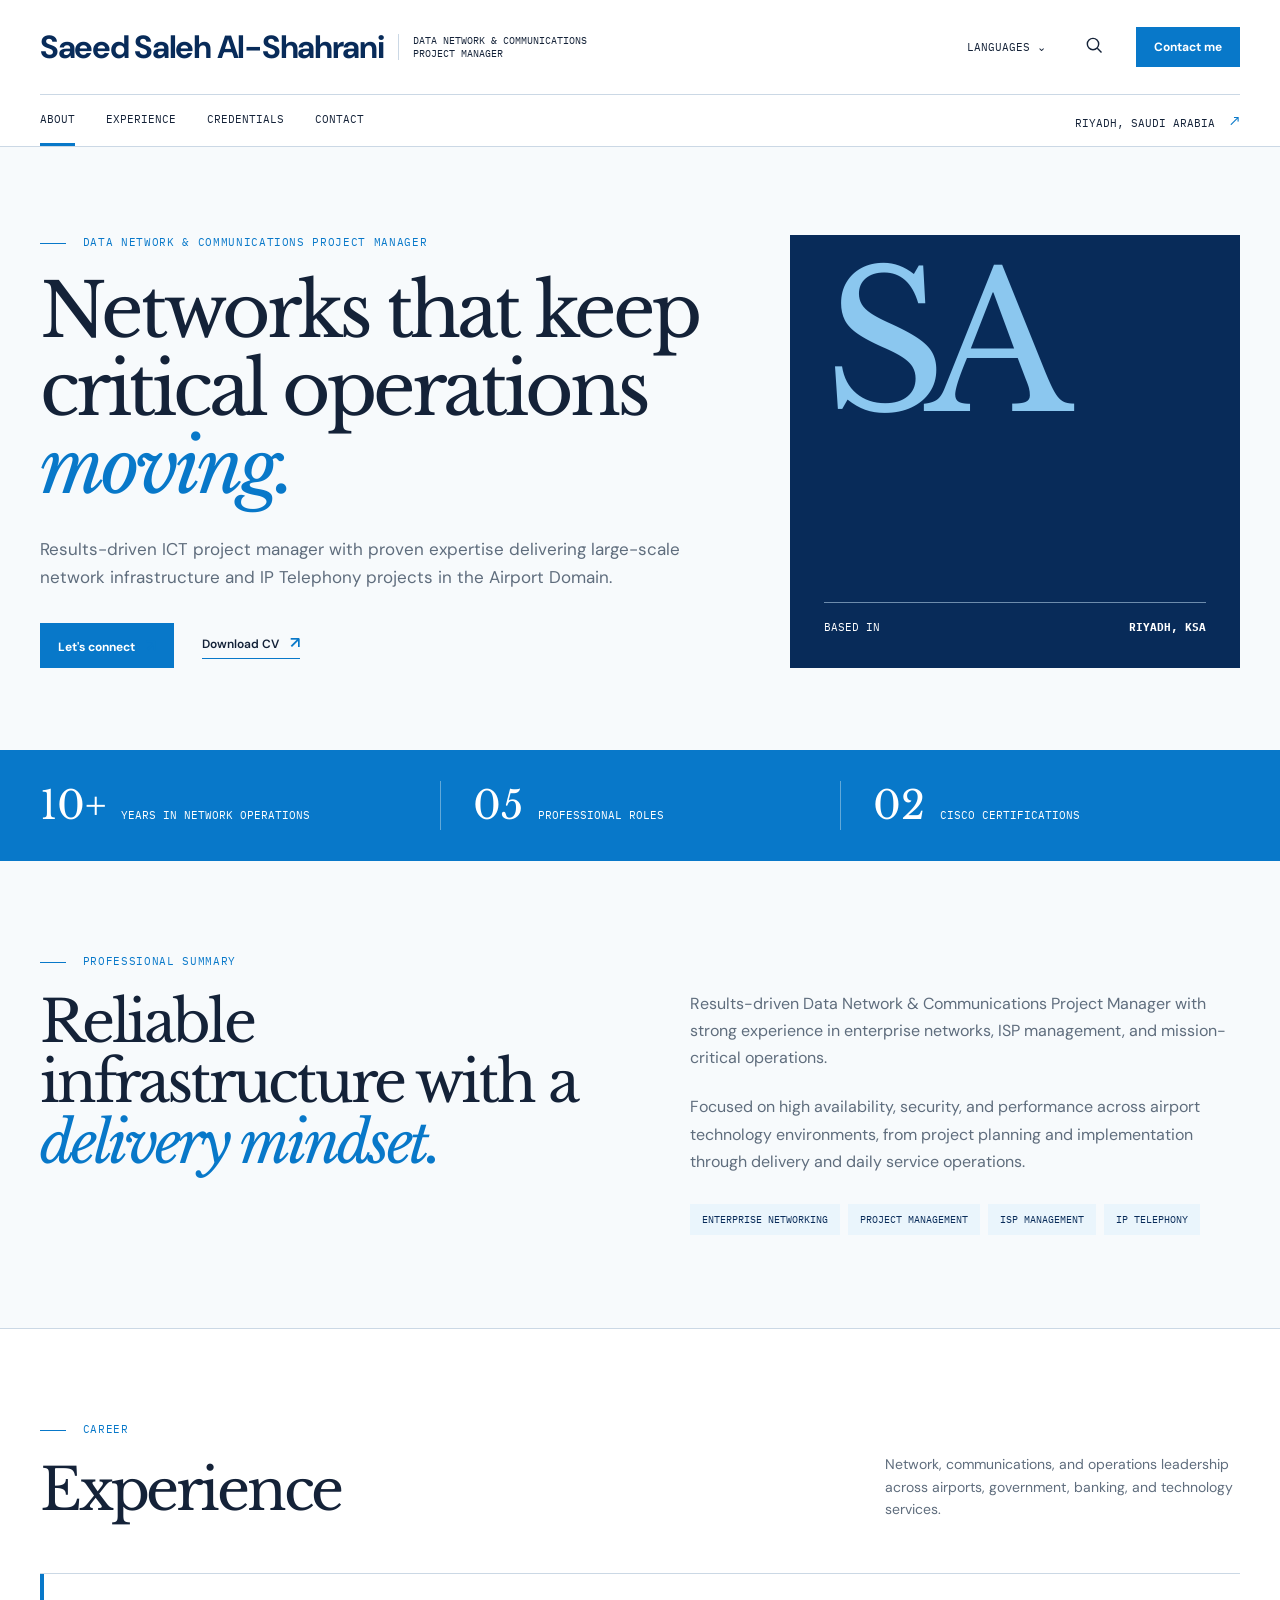
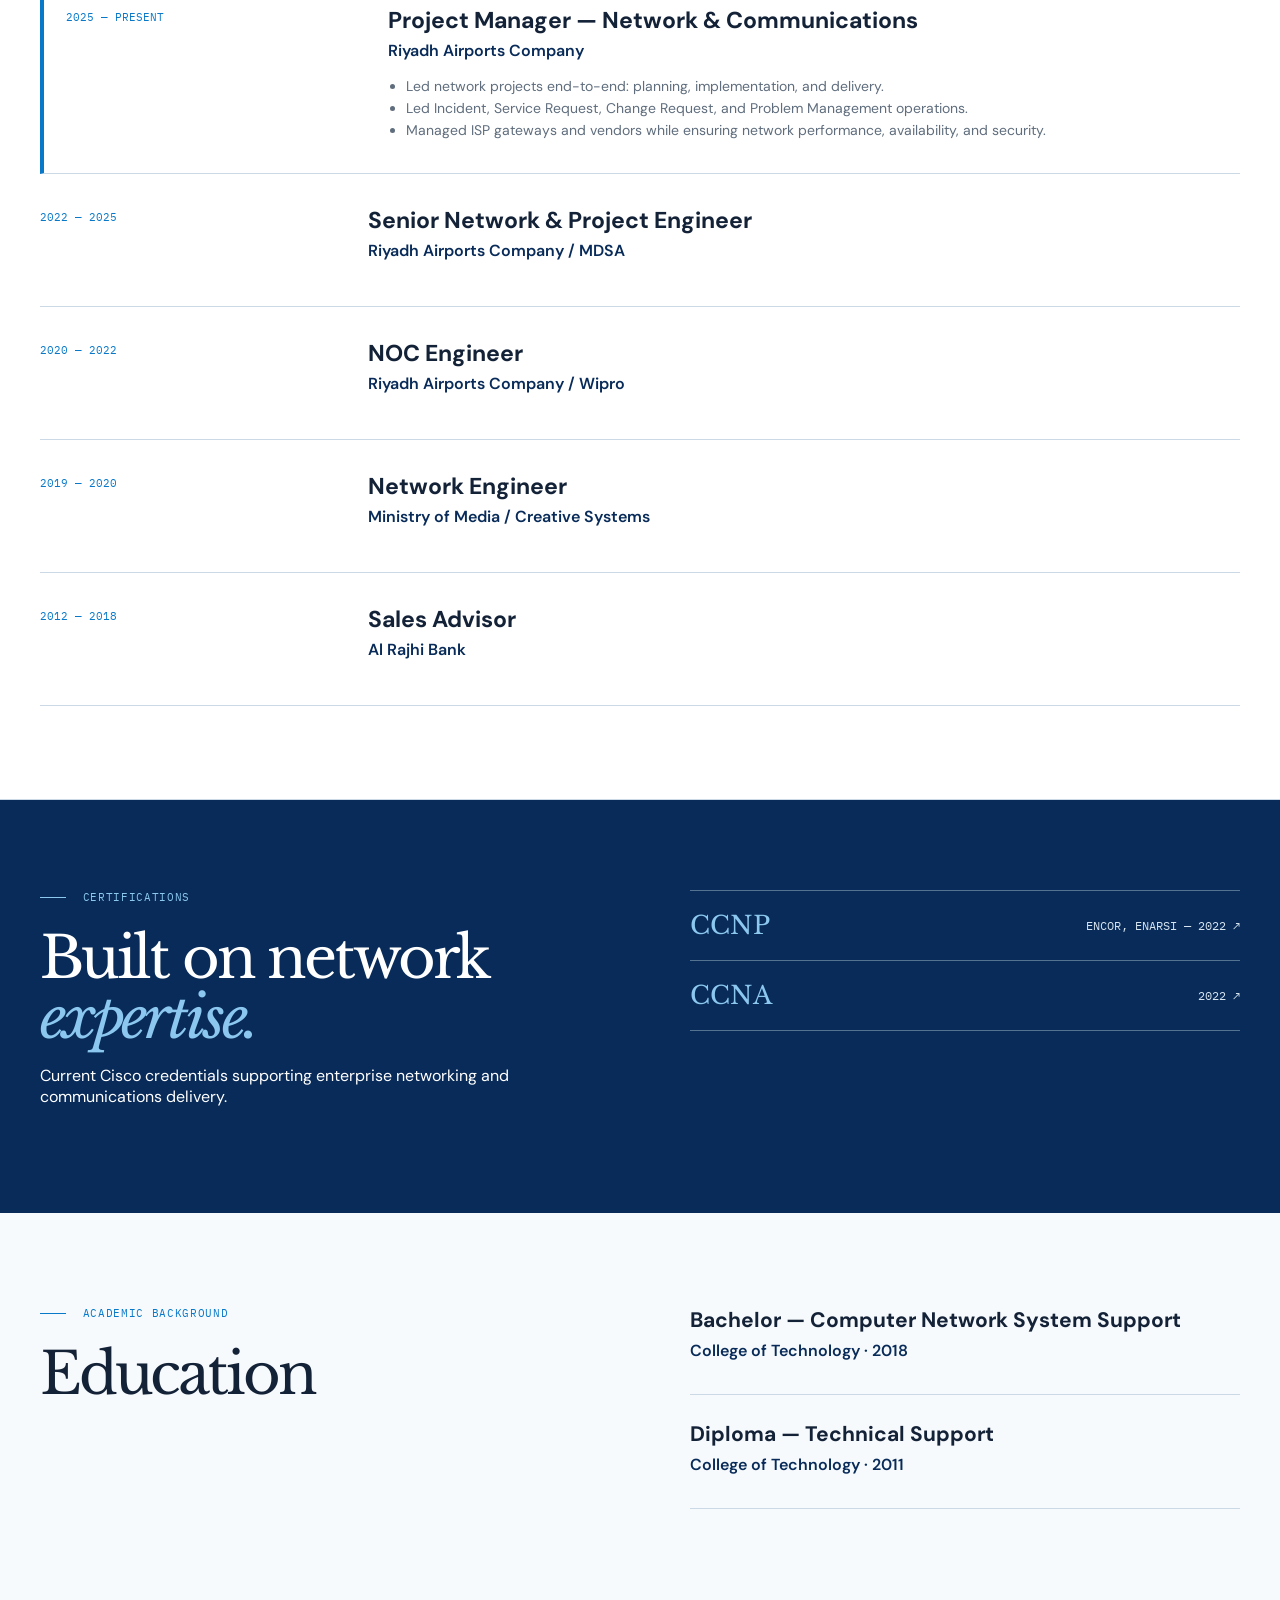
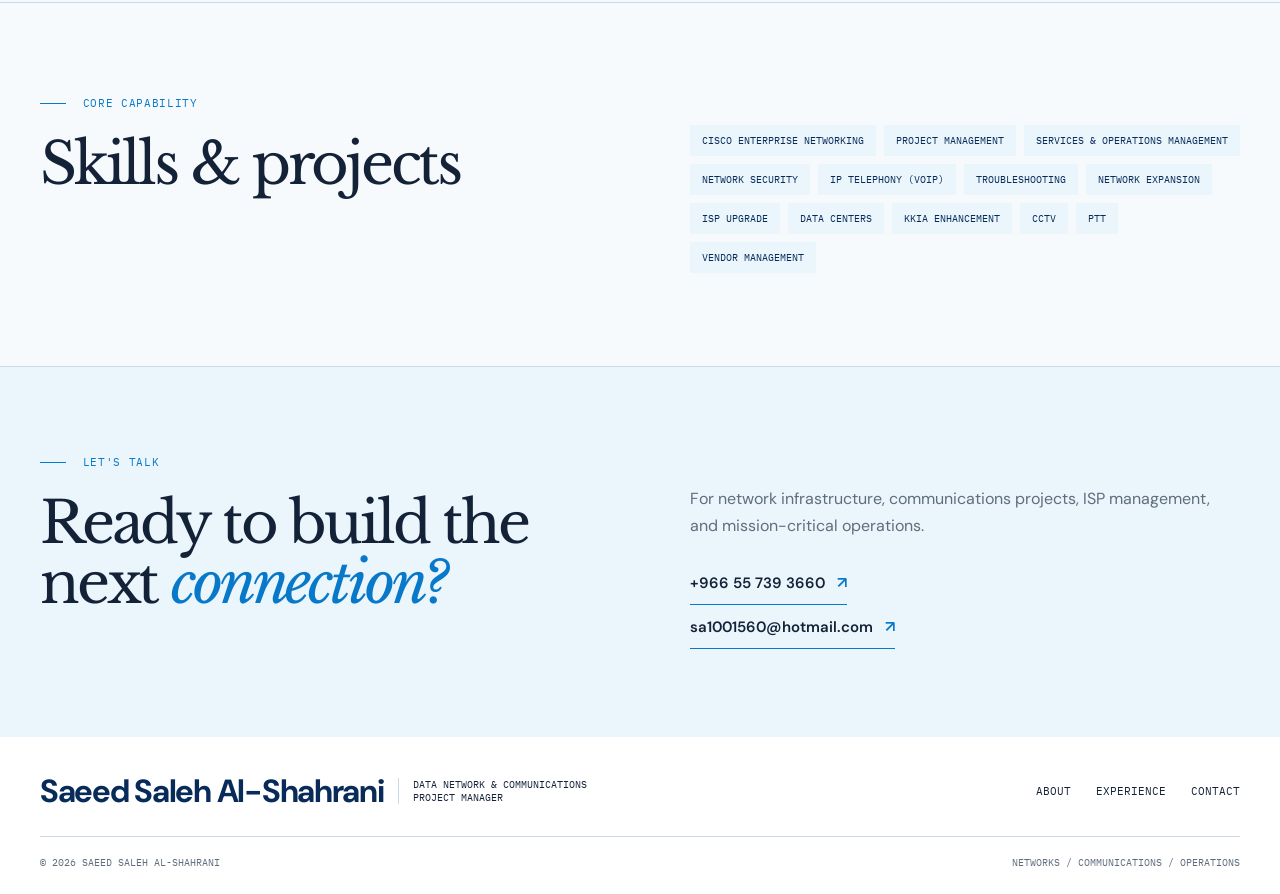
<file: saeed/index.html>
<!doctype html>
<html lang="en">
<head>
  <meta charset="utf-8">
  <meta name="viewport" content="width=device-width, initial-scale=1">
  <meta name="description" content="Saeed Saleh Al-Shahrani — Data Network & Communications Project Manager.">
  <title>Saeed Saleh Al-Shahrani | Network Project Manager</title>
  <link rel="preconnect" href="https://fonts.googleapis.com">
  <link rel="preconnect" href="https://fonts.gstatic.com" crossorigin>
  <link href="https://fonts.googleapis.com/css2?family=DM+Sans:wght@400;500;600;700&family=IBM+Plex+Mono:wght@400;500&family=Libre+Baskerville:ital@0;1&display=swap" rel="stylesheet">
  <link rel="stylesheet" href="styles.css">
  <style>.ey-wordmark{font-size:clamp(20px,3vw,32px);letter-spacing:-.04em;white-space:nowrap}@media(max-width:760px){.ey-wordmark{font-size:20px;white-space:normal}}html[dir="rtl"]{font-family:'DM Sans',sans-serif}html[dir="rtl"] body{text-align:right}html[dir="rtl"] .ey-logo,html[dir="rtl"] .utility-actions,html[dir="rtl"] .hero-actions,html[dir="rtl"] .hero-panel-caption,html[dir="rtl"] .footer-top,html[dir="rtl"] .footer-bottom{direction:rtl}html[dir="rtl"] .ey-tagline{border-left:0;border-right:1px solid var(--line);padding-left:0;padding-right:14px}html[dir="rtl"] .eyebrow span{margin-left:9px;margin-right:0}html[dir="rtl"] .hero-copy{padding-left:70px;padding-right:0}html[dir="rtl"] .timeline-item.current{border-left:0;border-right:4px solid var(--blue);padding-left:0;padding-right:22px}html[dir="rtl"] .timeline ul{padding-left:0;padding-right:18px}html[dir="rtl"] .credential-list span{text-align:left}html[dir="rtl"] .contact-email,html[dir="rtl"] .contact-link{margin-right:0;margin-left:auto}html[dir="rtl"] .search-field button{order:-1}@media(max-width:760px){html[dir="rtl"] .hero-copy{padding-left:0}.ey-wordmark{white-space:normal}}</style>
</head>
<body>
  <header class="site-header">
    <div class="utility-bar page-width">
      <a class="ey-logo" href="#top" aria-label="Saeed Saleh Al-Shahrani home"><span class="ey-wordmark">Saeed Saleh Al-Shahrani</span><span class="ey-tagline">Data Network &amp; Communications<br>Project Manager</span></a>
      <div class="utility-actions"><button class="region-label" type="button" aria-expanded="false" aria-controls="language-options" data-language-toggle>Languages <span class="chevron">⌄</span></button><button class="icon-button" type="button" aria-label="Search" data-search-toggle><svg viewBox="0 0 24 24" aria-hidden="true"><circle cx="10.8" cy="10.8" r="6.8"></circle><path d="m16 16 5 5"></path></svg></button><a class="contact-button" href="#contact">Contact me</a></div>
    </div>
    <nav class="main-nav page-width" aria-label="Main navigation"><button class="menu-toggle" type="button" aria-expanded="false" data-menu-toggle><span></span><span></span><span></span><em>Menu</em></button><div class="nav-links" data-nav-links><a class="active" href="#about">About</a><a href="#experience">Experience</a><a href="#credentials">Credentials</a><a href="#contact">Contact</a></div><span class="region-link">Riyadh, Saudi Arabia <span>↗</span></span></nav>
    <div class="language-options page-width" id="language-options" data-language-options><span>Select language</span><a class="active" href="#" data-language="en">English</a><a href="#" data-language="ar">العربية</a></div>
    <div class="search-panel page-width" data-search-panel><label for="site-search">Search this CV</label><div class="search-field"><input id="site-search" type="search" placeholder="Search experience, skills and projects"><button type="button">Search</button></div></div>
  </header>
  <main id="top">
    <section class="hero page-width" id="home"><div class="hero-copy"><p class="eyebrow"><span></span> Data Network &amp; Communications Project Manager</p><h1>Networks that keep critical operations <i>moving.</i></h1><p class="hero-deck">Results-driven ICT project manager with proven expertise delivering large-scale network infrastructure and IP Telephony projects in the Airport Domain.</p><div class="hero-actions"><a class="blue-button" href="#contact">Let's connect <span>↗</span></a><a class="text-link" href="../SaeedCV/SAEED CV2026.pdf" target="_blank" rel="noopener">Download CV <span>↗</span></a></div></div><div class="hero-panel"><div class="hero-initials">SA</div><div class="hero-panel-caption"><span>Based in</span><strong>Riyadh, KSA</strong></div></div></section>
    <section class="stats-band"><div class="page-width stats-grid"><div><strong>10+</strong><span>years in network operations</span></div><div><strong>05</strong><span>professional roles</span></div><div><strong>02</strong><span>Cisco certifications</span></div></div></section>
    <section class="cv-section" id="about"><div class="page-width profile-grid"><div><p class="eyebrow"><span></span> Professional Summary</p><h2>Reliable infrastructure with a <i>delivery mindset.</i></h2></div><div class="profile-copy"><p>Results-driven Data Network &amp; Communications Project Manager with strong experience in enterprise networks, ISP management, and mission-critical operations.</p><p>Focused on high availability, security, and performance across airport technology environments, from project planning and implementation through delivery and daily service operations.</p><div class="profile-tags"><span>Enterprise Networking</span><span>Project Management</span><span>ISP Management</span><span>IP Telephony</span></div></div></div></section>
    <section class="cv-section experience-section" id="experience"><div class="page-width"><div class="section-heading"><div><p class="eyebrow"><span></span> Career</p><h2>Experience</h2></div><p class="section-intro">Network, communications, and operations leadership across airports, government, banking, and technology services.</p></div><div class="timeline"><article class="timeline-item current"><div class="exp-period">2025 — Present</div><div><h3>Project Manager — Network &amp; Communications</h3><p class="exp-org">Riyadh Airports Company</p><ul><li>Led network projects end-to-end: planning, implementation, and delivery.</li><li>Led Incident, Service Request, Change Request, and Problem Management operations.</li><li>Managed ISP gateways and vendors while ensuring network performance, availability, and security.</li></ul></div></article><article class="timeline-item"><div class="exp-period">2022 — 2025</div><div><h3>Senior Network &amp; Project Engineer</h3><p class="exp-org">Riyadh Airports Company / MDSA</p></div></article><article class="timeline-item"><div class="exp-period">2020 — 2022</div><div><h3>NOC Engineer</h3><p class="exp-org">Riyadh Airports Company / Wipro</p></div></article><article class="timeline-item"><div class="exp-period">2019 — 2020</div><div><h3>Network Engineer</h3><p class="exp-org">Ministry of Media / Creative Systems</p></div></article><article class="timeline-item"><div class="exp-period">2012 — 2018</div><div><h3>Sales Advisor</h3><p class="exp-org">Al Rajhi Bank</p></div></article></div></div></section>
    <section class="blue-section" id="credentials"><div class="page-width credentials-grid"><div><p class="eyebrow"><span></span> Certifications</p><h2>Built on network <i>expertise.</i></h2><p>Current Cisco credentials supporting enterprise networking and communications delivery.</p></div><div class="credential-list"><a href="#skills"><strong>CCNP</strong><span>ENCOR, ENARSI — 2022 ↗</span></a><a href="#skills"><strong>CCNA</strong><span>2022 ↗</span></a></div></div></section>
    <section class="cv-section education-section"><div class="page-width two-column"><div><p class="eyebrow"><span></span> Academic background</p><h2>Education</h2></div><div><article class="edu-item"><h3>Bachelor — Computer Network System Support</h3><p>College of Technology · 2018</p></article><article class="edu-item"><h3>Diploma — Technical Support</h3><p>College of Technology · 2011</p></article></div></div></section>
    <section class="cv-section skills-section" id="skills"><div class="page-width two-column"><div><p class="eyebrow"><span></span> Core capability</p><h2>Skills &amp; projects</h2></div><div class="profile-tags"><span>Cisco Enterprise Networking</span><span>Project Management</span><span>Services &amp; Operations Management</span><span>Network Security</span><span>IP Telephony (VoIP)</span><span>Troubleshooting</span><span>Network Expansion</span><span>ISP Upgrade</span><span>Data Centers</span><span>KKIA Enhancement</span><span>CCTV</span><span>PTT</span><span>Vendor Management</span></div></div></section>
    <section class="contact-section" id="contact"><div class="page-width contact-grid"><div><p class="eyebrow"><span></span> Let's talk</p><h2>Ready to build the next <i>connection?</i></h2></div><div><p>For network infrastructure, communications projects, ISP management, and mission-critical operations.</p><a class="contact-email" href="tel:+966557393660">+966 55 739 3660 <span>↗</span></a><a class="contact-link" href="mailto:sa1001560@hotmail.com">sa1001560@hotmail.com <span>↗</span></a></div></div></section>
  </main>
  <footer class="site-footer"><div class="page-width footer-top"><a class="ey-logo" href="#top"><span class="ey-wordmark">Saeed Saleh Al-Shahrani</span><span class="ey-tagline">Data Network &amp; Communications<br>Project Manager</span></a><div class="footer-links"><a href="#about">About</a><a href="#experience">Experience</a><a href="#contact">Contact</a></div></div><div class="page-width footer-bottom"><span>© 2026 Saeed Saleh Al-Shahrani</span><span>NETWORKS / COMMUNICATIONS / OPERATIONS</span></div></footer>
  <script src="script.js"></script>
</body>
</html>
</file>
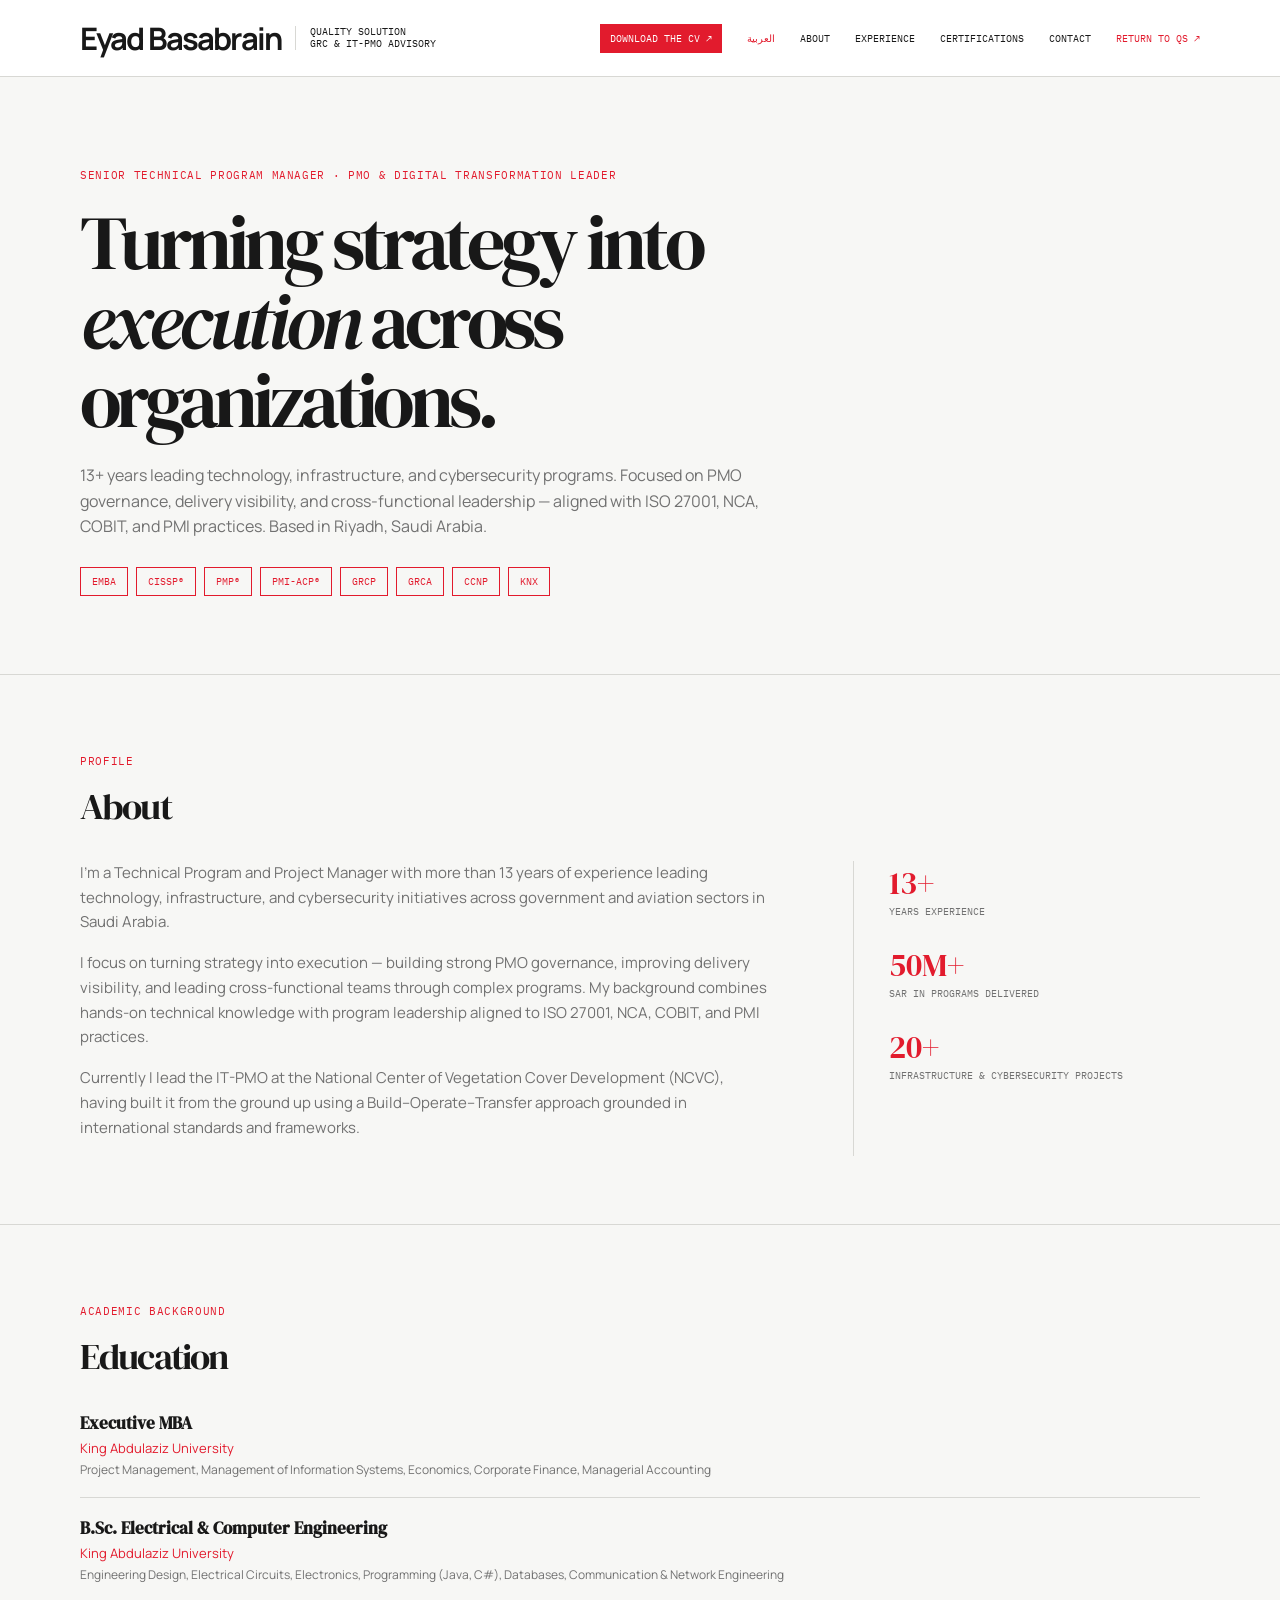
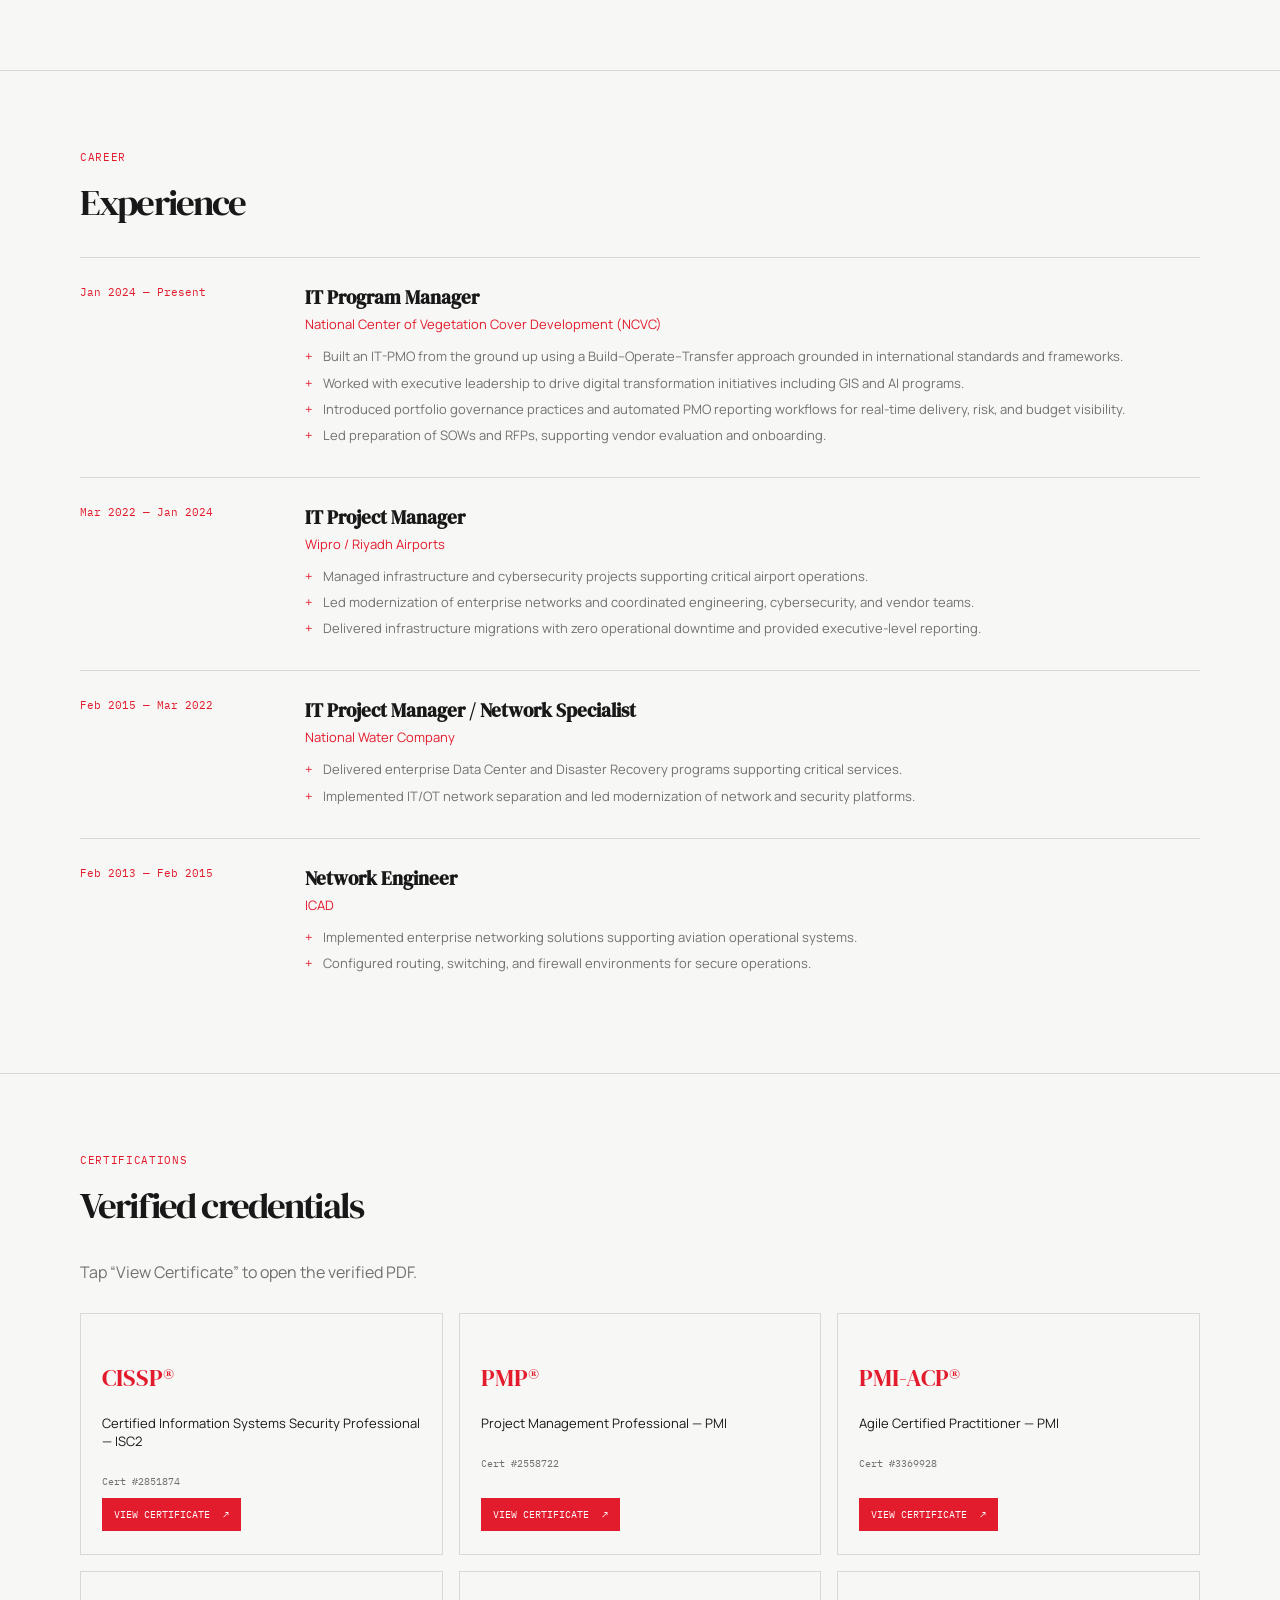
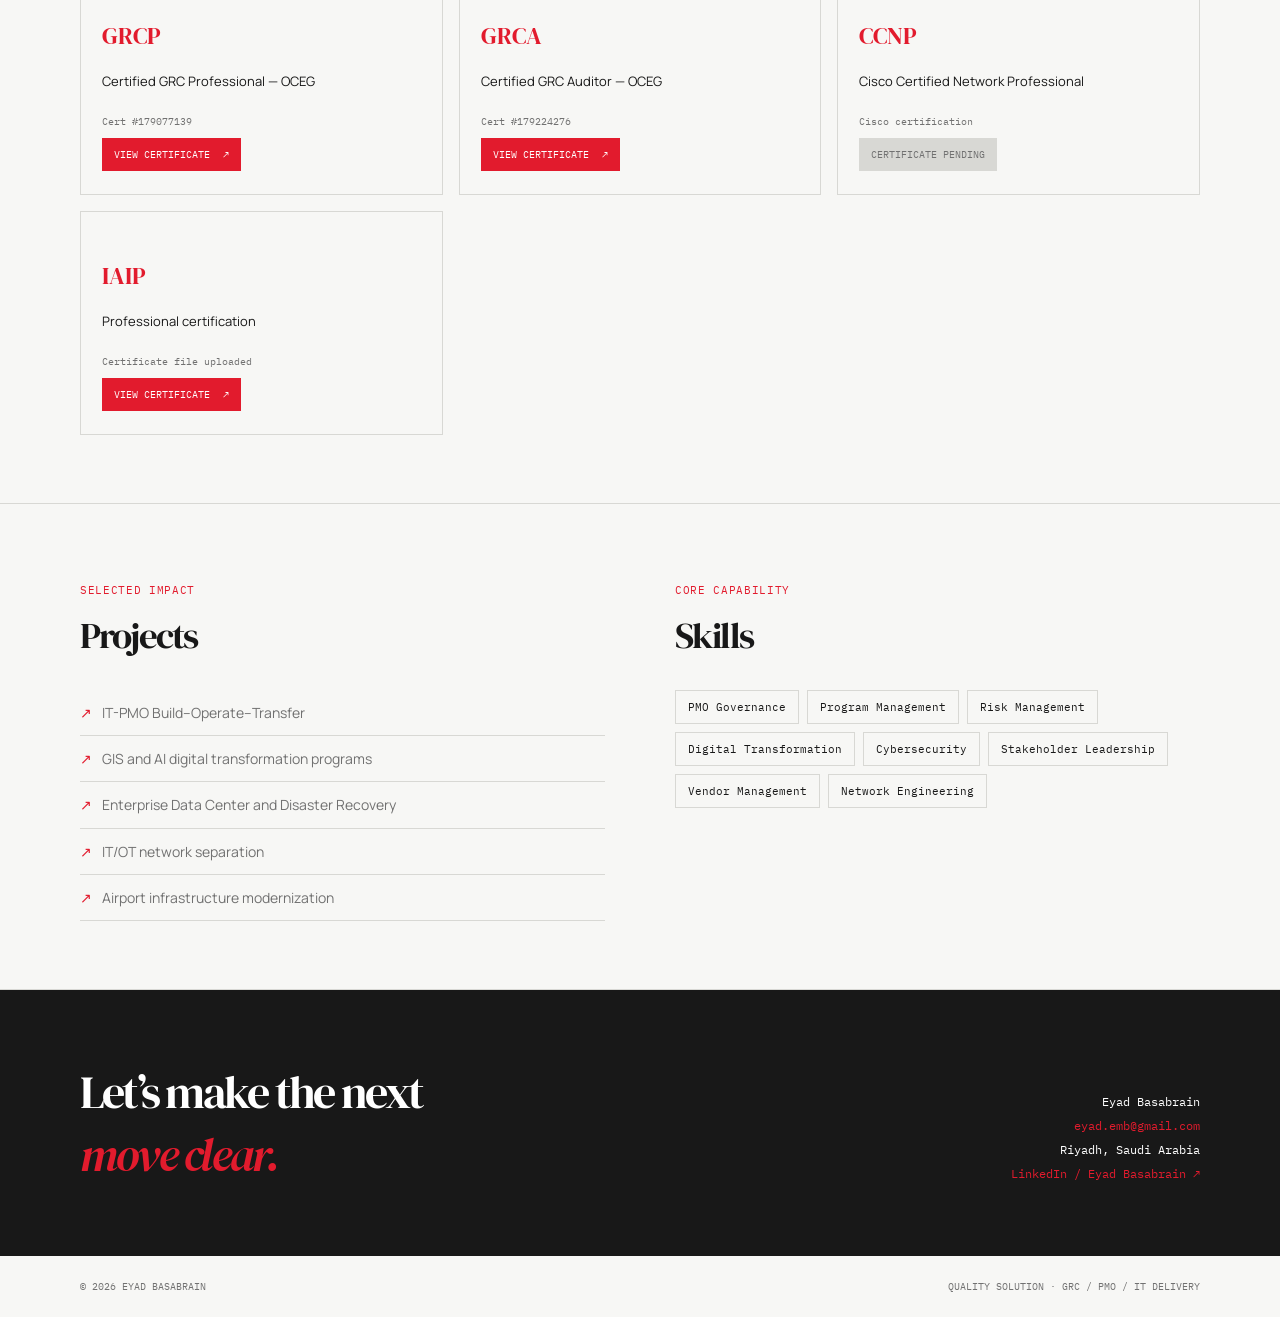
<file: cv-en.html>
<!doctype html>
<html lang="en">
<head>
  <meta charset="utf-8">
  <meta name="viewport" content="width=device-width, initial-scale=1">
  <meta name="description" content="Eyad Basabrain — Senior Technical Program Manager, PMO and digital transformation leader.">
  <title>Eyad Basabrain | CV</title>
  <link rel="preconnect" href="https://fonts.googleapis.com">
  <link rel="preconnect" href="https://fonts.gstatic.com" crossorigin>
  <link href="https://fonts.googleapis.com/css2?family=IBM+Plex+Mono:wght@400;500&family=Manrope:wght@400;500;600;700&family=DM+Serif+Display:ital@0;1&display=swap" rel="stylesheet">
  <style>
    :root{--ink:#181818;--red:#e21b2d;--paper:#f7f7f5;--muted:#717171;--line:#d8d8d4;--soft:#ececea}*{box-sizing:border-box}html{scroll-behavior:smooth}body{margin:0;background:var(--paper);color:var(--ink);font-family:'Manrope',sans-serif}.page-width{width:min(1120px,calc(100% - 80px));margin:auto}a{color:inherit;text-decoration:none}.cv-header{background:#fff;border-bottom:1px solid var(--line);position:sticky;top:0;z-index:3}.cv-header-inner{height:76px;display:flex;align-items:center;justify-content:space-between}.cv-brand{display:flex;align-items:center;gap:14px}.qs-mark{font:bold 38px/1 Arial,sans-serif;letter-spacing:-.16em}.brand-copy{font:10px/1.2 'IBM Plex Mono',monospace;text-transform:uppercase;border-left:1px solid var(--line);padding-left:14px}.cv-nav{display:flex;align-items:center;gap:25px;font:10px 'IBM Plex Mono',monospace;text-transform:uppercase}.cv-nav a:hover{color:var(--red)}.return-link{color:var(--red)}.cv-hero{padding:91px 0 78px;border-bottom:1px solid var(--line)}.eyebrow{font:11px 'IBM Plex Mono',monospace;text-transform:uppercase;letter-spacing:.06em;color:var(--red);margin:0 0 21px}.cv-hero h1{font:400 clamp(42px,6vw,76px)/1.04 'DM Serif Display',serif;letter-spacing:-.06em;max-width:870px;margin:0 0 23px}.cv-hero h1 i{font-style:italic}.cv-sub{color:var(--muted);font-size:16px;line-height:1.6;max-width:720px;margin:0 0 27px}.badges{display:flex;flex-wrap:wrap;gap:8px}.badge{border:1px solid var(--red);color:var(--red);font:10px 'IBM Plex Mono',monospace;padding:7px 11px;text-transform:uppercase}.cv-section{padding:68px 0;border-bottom:1px solid var(--line)}.section-label{font:11px 'IBM Plex Mono',monospace;text-transform:uppercase;color:var(--red);letter-spacing:.06em;margin-bottom:13px}.section-title{font:400 37px 'DM Serif Display',serif;letter-spacing:-.05em;margin:0 0 30px}.profile-grid{display:grid;grid-template-columns:2fr 1fr;gap:80px}.profile-copy p{color:var(--muted);font-size:15px;line-height:1.65;margin:0 0 16px}.profile-stats{border-left:1px solid var(--line);padding-left:35px;display:flex;flex-direction:column;gap:25px}.stat-number{font:32px 'DM Serif Display',serif;color:var(--red)}.stat-label{font:10px 'IBM Plex Mono',monospace;color:var(--muted);text-transform:uppercase}.edu-item{border-top:1px solid var(--line);padding:18px 0}.edu-item:first-of-type{border-top:0;padding-top:0}.edu-degree{font:600 17px 'DM Serif Display',serif}.edu-school{font-size:13px;color:var(--red);margin:4px 0}.edu-subjects{font-size:12px;color:var(--muted);line-height:1.5}.exp-item{display:grid;grid-template-columns:180px 1fr;gap:45px;border-top:1px solid var(--line);padding:26px 0}.exp-period{font:11px 'IBM Plex Mono',monospace;color:var(--red);line-height:1.5}.exp-role{font:600 19px 'DM Serif Display',serif}.exp-org{font-size:13px;color:var(--red);margin:5px 0 13px}.exp-desc{list-style:none;margin:0;padding:0;color:var(--muted);font-size:13px;line-height:1.55}.exp-desc li{margin:6px 0;padding-left:18px;position:relative}.exp-desc li:before{content:'+';position:absolute;left:0;color:var(--red)}.columns{display:grid;grid-template-columns:1fr 1fr;gap:70px}.list{list-style:none;padding:0;margin:0;color:var(--muted);font-size:14px;line-height:1.65}.list li{border-bottom:1px solid var(--line);padding:11px 0}.list li:before{content:'↗';color:var(--red);margin-right:10px}.skill-list{display:flex;flex-wrap:wrap;gap:8px}.skill{border:1px solid var(--line);padding:9px 12px;font:11px 'IBM Plex Mono',monospace}.cv-contact{background:var(--ink);color:#fff;padding:70px 0}.contact-grid{display:flex;justify-content:space-between;align-items:end}.cv-contact h2{font:400 46px 'DM Serif Display',serif;letter-spacing:-.06em;margin:0}.cv-contact h2 i{color:var(--red)}.contact-details{font:12px 'IBM Plex Mono',monospace;line-height:2;text-align:right}.contact-details a{color:var(--red)}.cv-footer{padding:24px 0;font:10px 'IBM Plex Mono',monospace;text-transform:uppercase;color:var(--muted);display:flex;justify-content:space-between}@media(max-width:700px){.page-width{width:calc(100% - 36px)}.cv-header-inner{height:auto;min-height:70px}.cv-nav{gap:12px;font-size:9px}.cv-nav a:not(.return-link){display:none}.cv-hero{padding:57px 0}.cv-hero h1{font-size:47px}.profile-grid,.columns{display:block}.profile-stats{border-left:0;border-top:1px solid var(--line);padding:22px 0 0;margin-top:30px;display:grid;grid-template-columns:repeat(3,1fr);gap:12px}.stat-number{font-size:27px}.stat-label{font-size:8px}.exp-item{display:block;padding:22px 0}.exp-period{margin-bottom:8px}.section-title{font-size:32px}.contact-grid{display:block}.contact-details{text-align:left;margin-top:27px}.cv-footer{display:block;line-height:1.8}.cv-footer span{display:block}}
    .eyad-wordmark{font:700 31px/1 'Manrope',sans-serif;letter-spacing:-.06em}.cert-grid{display:grid;grid-template-columns:repeat(3,1fr);gap:16px}.cert-card{border:1px solid var(--line);padding:23px 21px;display:flex;flex-direction:column;min-height:205px}.cert-card:hover{border-color:var(--red)}.cert-name{font:400 24px 'DM Serif Display',serif;color:var(--red);margin-bottom:7px}.cert-full{font-size:13px;line-height:1.4}.cert-number{font:10px 'IBM Plex Mono',monospace;color:var(--muted);margin-top:12px}.cert-button{display:inline-block;align-self:flex-start;background:var(--red);color:#fff;padding:10px 12px;margin-top:auto;font:10px 'IBM Plex Mono',monospace;text-transform:uppercase}.cert-button span{margin-left:7px}@media(max-width:700px){.cert-grid{grid-template-columns:1fr}.cert-card{min-height:180px}}
      .eyad-wordmark{font:700 31px/1 'Manrope',sans-serif;letter-spacing:-.06em}.cert-grid{display:grid;grid-template-columns:repeat(3,1fr);gap:16px}.cert-card{border:1px solid var(--line);padding:23px 21px;display:flex;flex-direction:column;min-height:205px}.cert-card:hover{border-color:var(--red)}.cert-name{font:400 24px 'DM Serif Display',serif;color:var(--red);margin-bottom:7px}.cert-full{font-size:13px;line-height:1.4}.cert-number{font:10px 'IBM Plex Mono',monospace;color:var(--muted);margin-top:12px}.cert-button{display:inline-block;align-self:flex-start;background:var(--red);color:#fff;padding:10px 12px;margin-top:auto;font:10px 'IBM Plex Mono',monospace;text-transform:uppercase}.cert-button span{margin-left:7px}.cert-button.disabled{background:var(--line);color:var(--muted);cursor:not-allowed}.cv-section[id="certifications"]:has(+ .cv-section[id="certifications"]){display:none}@media(max-width:700px){.cert-grid{grid-template-columns:1fr}.cert-card{min-height:180px}.eyad-wordmark{font-size:24px}.brand-copy{font-size:8px}}
    @media(max-width:700px){.eyad-wordmark{font-size:24px}.brand-copy{font-size:8px}}
    .cv-download-link{background:var(--red);color:#fff;padding:8px 10px}.cv-download-link:hover{background:var(--ink)}
  </style>
  <link rel="stylesheet" href="cv-rtl.css">
  <link rel="stylesheet" href="cv-name.css">
</head>
<body>
  <header class="cv-header"><div class="page-width cv-header-inner"><a class="cv-brand" href="index.html"><span class="eyad-wordmark">Eyad Basabrain</span><span class="arabic-name">إياد باصبرين</span><span class="brand-copy">Quality Solution<br>GRC &amp; IT-PMO Advisory</span></a><nav class="cv-nav" aria-label="CV navigation"><a class="cv-download-link" href="Cert/CV.pdf" target="_blank" rel="noopener">Download the CV <span>↗</span></a><button class="cv-language-toggle" type="button" aria-pressed="false" data-cv-language>العربية</button><a href="#about">About</a><a href="#experience">Experience</a><a href="#certifications">Certifications</a><a href="#contact">Contact</a><a class="return-link" href="index.html">Return to QS ↗</a></nav></div></header>
  <main>
    <section class="cv-hero"><div class="page-width"><p class="eyebrow">Senior Technical Program Manager · PMO &amp; Digital Transformation Leader</p><h1>Turning strategy into <i>execution</i> across organizations.</h1><p class="cv-sub">13+ years leading technology, infrastructure, and cybersecurity programs. Focused on PMO governance, delivery visibility, and cross-functional leadership — aligned with ISO 27001, NCA, COBIT, and PMI practices. Based in Riyadh, Saudi Arabia.</p><div class="badges"><span class="badge">EMBA</span><span class="badge">CISSP®</span><span class="badge">PMP®</span><span class="badge">PMI-ACP®</span><span class="badge">GRCP</span><span class="badge">GRCA</span><span class="badge">CCNP</span><span class="badge">KNX</span></div></div></section>
    <section class="cv-section" id="about"><div class="page-width"><p class="section-label">Profile</p><h2 class="section-title">About</h2><div class="profile-grid"><div class="profile-copy"><p>I'm a Technical Program and Project Manager with more than 13 years of experience leading technology, infrastructure, and cybersecurity initiatives across government and aviation sectors in Saudi Arabia.</p><p>I focus on turning strategy into execution — building strong PMO governance, improving delivery visibility, and leading cross-functional teams through complex programs. My background combines hands-on technical knowledge with program leadership aligned to ISO 27001, NCA, COBIT, and PMI practices.</p><p>Currently I lead the IT-PMO at the National Center of Vegetation Cover Development (NCVC), having built it from the ground up using a Build–Operate–Transfer approach grounded in international standards and frameworks.</p></div><div class="profile-stats"><div><div class="stat-number">13+</div><div class="stat-label">Years experience</div></div><div><div class="stat-number">50M+</div><div class="stat-label">SAR in programs delivered</div></div><div><div class="stat-number">20+</div><div class="stat-label">Infrastructure &amp; cybersecurity projects</div></div></div></div></div></section>
    <section class="cv-section"><div class="page-width"><p class="section-label">Academic background</p><h2 class="section-title">Education</h2><div class="edu-item"><div class="edu-degree">Executive MBA</div><div class="edu-school">King Abdulaziz University</div><div class="edu-subjects">Project Management, Management of Information Systems, Economics, Corporate Finance, Managerial Accounting</div></div><div class="edu-item"><div class="edu-degree">B.Sc. Electrical &amp; Computer Engineering</div><div class="edu-school">King Abdulaziz University</div><div class="edu-subjects">Engineering Design, Electrical Circuits, Electronics, Programming (Java, C#), Databases, Communication &amp; Network Engineering</div></div></div></section>
    <section class="cv-section" id="experience"><div class="page-width"><p class="section-label">Career</p><h2 class="section-title">Experience</h2><div class="exp-item"><div class="exp-period">Jan 2024 — Present</div><div><div class="exp-role">IT Program Manager</div><div class="exp-org">National Center of Vegetation Cover Development (NCVC)</div><ul class="exp-desc"><li>Built an IT-PMO from the ground up using a Build–Operate–Transfer approach grounded in international standards and frameworks.</li><li>Worked with executive leadership to drive digital transformation initiatives including GIS and AI programs.</li><li>Introduced portfolio governance practices and automated PMO reporting workflows for real-time delivery, risk, and budget visibility.</li><li>Led preparation of SOWs and RFPs, supporting vendor evaluation and onboarding.</li></ul></div></div><div class="exp-item"><div class="exp-period">Mar 2022 — Jan 2024</div><div><div class="exp-role">IT Project Manager</div><div class="exp-org">Wipro / Riyadh Airports</div><ul class="exp-desc"><li>Managed infrastructure and cybersecurity projects supporting critical airport operations.</li><li>Led modernization of enterprise networks and coordinated engineering, cybersecurity, and vendor teams.</li><li>Delivered infrastructure migrations with zero operational downtime and provided executive-level reporting.</li></ul></div></div><div class="exp-item"><div class="exp-period">Feb 2015 — Mar 2022</div><div><div class="exp-role">IT Project Manager / Network Specialist</div><div class="exp-org">National Water Company</div><ul class="exp-desc"><li>Delivered enterprise Data Center and Disaster Recovery programs supporting critical services.</li><li>Implemented IT/OT network separation and led modernization of network and security platforms.</li></ul></div></div><div class="exp-item"><div class="exp-period">Feb 2013 — Feb 2015</div><div><div class="exp-role">Network Engineer</div><div class="exp-org">ICAD</div><ul class="exp-desc"><li>Implemented enterprise networking solutions supporting aviation operational systems.</li><li>Configured routing, switching, and firewall environments for secure operations.</li></ul></div></div></div></section>
    <section class="cv-section" id="certifications"><div class="page-width"><p class="section-label">Certifications</p><h2 class="section-title">Verified credentials</h2><p class="cv-sub">Tap “View Certificate” to open the verified PDF.</p><div class="cert-grid"><article class="cert-card"><h3 class="cert-name">CISSP®</h3><p class="cert-full">Certified Information Systems Security Professional — ISC2</p><p class="cert-number">Cert #2851874</p><a class="cert-button" href="Cert/CISSP.pdf" target="_blank" rel="noopener">View Certificate <span>↗</span></a></article><article class="cert-card"><h3 class="cert-name">PMP®</h3><p class="cert-full">Project Management Professional — PMI</p><p class="cert-number">Cert #2558722</p><a class="cert-button" href="Cert/pmp.pdf" target="_blank" rel="noopener">View Certificate <span>↗</span></a></article><article class="cert-card"><h3 class="cert-name">PMI-ACP®</h3><p class="cert-full">Agile Certified Practitioner — PMI</p><p class="cert-number">Cert #3369928</p><a class="cert-button" href="Cert/pmi-acp.pdf" target="_blank" rel="noopener">View Certificate <span>↗</span></a></article><article class="cert-card"><h3 class="cert-name">GRCP</h3><p class="cert-full">Certified GRC Professional — OCEG</p><p class="cert-number">Cert #179077139</p><a class="cert-button" href="Cert/grcp.pdf" target="_blank" rel="noopener">View Certificate <span>↗</span></a></article><article class="cert-card"><h3 class="cert-name">GRCA</h3><p class="cert-full">Certified GRC Auditor — OCEG</p><p class="cert-number">Cert #179224276</p><a class="cert-button" href="Cert/grca.pdf" target="_blank" rel="noopener">View Certificate <span>↗</span></a></article><article class="cert-card"><h3 class="cert-name">CCNP</h3><p class="cert-full">Cisco Certified Network Professional</p><p class="cert-number">Cisco certification</p><a class="cert-button" href="Cert/ccnp.pdf" target="_blank" rel="noopener">View Certificate <span>↗</span></a></article></div></div></section>
      <section class="cv-section" id="certifications"><div class="page-width"><p class="section-label">Certifications</p><h2 class="section-title">Verified credentials</h2><p class="cv-sub">Tap “View Certificate” to open the verified PDF.</p><div class="cert-grid"><article class="cert-card"><h3 class="cert-name">CISSP®</h3><p class="cert-full">Certified Information Systems Security Professional — ISC2</p><p class="cert-number">Cert #2851874</p><a class="cert-button" href="Cert/CISSP.pdf" target="_blank" rel="noopener">View Certificate <span>↗</span></a></article><article class="cert-card"><h3 class="cert-name">PMP®</h3><p class="cert-full">Project Management Professional — PMI</p><p class="cert-number">Cert #2558722</p><a class="cert-button" href="Cert/pmp.pdf" target="_blank" rel="noopener">View Certificate <span>↗</span></a></article><article class="cert-card"><h3 class="cert-name">PMI-ACP®</h3><p class="cert-full">Agile Certified Practitioner — PMI</p><p class="cert-number">Cert #3369928</p><a class="cert-button" href="Cert/pmi-acp.pdf" target="_blank" rel="noopener">View Certificate <span>↗</span></a></article><article class="cert-card"><h3 class="cert-name">GRCP</h3><p class="cert-full">Certified GRC Professional — OCEG</p><p class="cert-number">Cert #179077139</p><a class="cert-button" href="Cert/grcp.pdf" target="_blank" rel="noopener">View Certificate <span>↗</span></a></article><article class="cert-card"><h3 class="cert-name">GRCA</h3><p class="cert-full">Certified GRC Auditor — OCEG</p><p class="cert-number">Cert #179224276</p><a class="cert-button" href="Cert/grca.pdf" target="_blank" rel="noopener">View Certificate <span>↗</span></a></article><article class="cert-card"><h3 class="cert-name">CCNP</h3><p class="cert-full">Cisco Certified Network Professional</p><p class="cert-number">Cisco certification</p><span class="cert-button disabled">Certificate pending</span></article><article class="cert-card"><h3 class="cert-name">IAIP</h3><p class="cert-full">Professional certification</p><p class="cert-number">Certificate file uploaded</p><a class="cert-button" href="Cert/IAIP.pdf" target="_blank" rel="noopener">View Certificate <span>↗</span></a></article></div></div></section>
    <section class="cv-section"><div class="page-width columns"><div><p class="section-label">Selected impact</p><h2 class="section-title">Projects</h2><ul class="list"><li>IT-PMO Build–Operate–Transfer</li><li>GIS and AI digital transformation programs</li><li>Enterprise Data Center and Disaster Recovery</li><li>IT/OT network separation</li><li>Airport infrastructure modernization</li></ul></div><div><p class="section-label">Core capability</p><h2 class="section-title">Skills</h2><div class="skill-list"><span class="skill">PMO Governance</span><span class="skill">Program Management</span><span class="skill">Risk Management</span><span class="skill">Digital Transformation</span><span class="skill">Cybersecurity</span><span class="skill">Stakeholder Leadership</span><span class="skill">Vendor Management</span><span class="skill">Network Engineering</span></div></div></div></section>
    <section class="cv-contact" id="contact"><div class="page-width contact-grid"><h2>Let’s make the next<br><i>move clear.</i></h2><div class="contact-details"><div>Eyad Basabrain</div><a href="mailto:eyad.emb@gmail.com">eyad.emb@gmail.com</a><div>Riyadh, Saudi Arabia</div><a href="https://www.linkedin.com/in/eyad-basabrain-mba-cissp-pmp-agile-grca-grcp-82798b46/" target="_blank" rel="noopener">LinkedIn / Eyad Basabrain ↗</a></div></div></section>
  </main>
  <footer class="cv-footer page-width"><span>© 2026 Eyad Basabrain</span><span>Quality Solution · GRC / PMO / IT DELIVERY</span></footer>
  <script src="cv-ar.js"></script>
</body>
</html>
</file>
<file: saeed/styles.css>
:root{--navy:#082b59;--blue:#0878c9;--sky:#eaf5fc;--ink:#142238;--muted:#5f6d7d;--line:#cbd8e5;--paper:#f7fafc;--white:#fff}*{box-sizing:border-box}html{scroll-behavior:smooth}body{margin:0;background:var(--paper);color:var(--ink);font-family:'DM Sans',sans-serif}a{color:inherit;text-decoration:none}button{font:inherit;color:inherit}.page-width{width:min(1240px,calc(100% - 80px));margin:auto}.site-header{background:var(--white);border-bottom:1px solid var(--line);position:relative;z-index:5}.utility-bar{height:94px;display:flex;align-items:center;justify-content:space-between}.ey-logo{display:flex;align-items:center;gap:14px}.ey-wordmark{font:700 43px/1 'DM Sans',sans-serif;letter-spacing:-.12em;color:var(--navy)}.ey-tagline{font:10px/1.3 'IBM Plex Mono',monospace;text-transform:uppercase;border-left:1px solid var(--line);padding-left:14px}.utility-actions{display:flex;gap:24px;align-items:center}.region-label,.nav-links a,.region-link,.eyebrow,.footer-bottom,.footer-links{font:11px 'IBM Plex Mono',monospace;text-transform:uppercase}.region-label,.icon-button{border:0;background:none;cursor:pointer}.icon-button{padding:8px}.icon-button svg{width:20px;height:20px;fill:none;stroke:currentColor;stroke-width:1.7}.contact-button,.blue-button{background:var(--blue);color:#fff;padding:12px 18px;font-size:12px;font-weight:700}.main-nav{height:52px;display:flex;align-items:center;justify-content:space-between;border-top:1px solid var(--line)}.nav-links{height:100%;display:flex;gap:31px}.nav-links a{display:flex;align-items:center;border-bottom:3px solid transparent}.nav-links a.active{border-color:var(--blue)}.region-link span,.text-link span,.blue-button span,.contact-email span,.contact-link span{color:var(--blue);font-size:16px;margin-left:8px}.language-options,.search-panel{display:none}.language-options.open,.search-panel.open{display:flex}.language-options{gap:25px;padding:17px 0;border-top:1px solid var(--line);font:11px 'IBM Plex Mono',monospace}.language-options .active{color:var(--blue)}.search-panel{padding:18px 0 22px;border-top:1px solid var(--line);flex-direction:column;gap:9px}.search-panel label{font:11px 'IBM Plex Mono',monospace;text-transform:uppercase}.search-field{display:flex;max-width:640px}.search-field input{flex:1;border:1px solid var(--line);padding:13px;font:14px 'DM Sans',sans-serif}.search-field button{border:0;background:var(--navy);color:#fff;padding:0 18px}.menu-toggle{display:none}.hero{display:grid;grid-template-columns:1.25fr .75fr;min-height:500px;padding-top:88px;padding-bottom:82px}.hero-copy{padding-right:70px}.eyebrow{color:var(--blue);letter-spacing:.06em;margin:0 0 24px}.eyebrow span{display:inline-block;background:var(--blue);height:1px;width:26px;vertical-align:middle;margin-right:9px}.hero h1,.cv-section h2,.blue-section h2,.contact-section h2{font:400 clamp(42px,5.8vw,76px)/1.05 'Libre Baskerville',serif;letter-spacing:-.055em;margin:0}.hero h1{max-width:750px}.hero h1 i,.cv-section h2 i,.blue-section h2 i,.contact-section h2 i{font-style:italic;color:var(--blue)}.hero-deck{color:var(--muted);font-size:17px;line-height:1.65;max-width:650px;margin:28px 0 32px}.hero-actions{display:flex;align-items:center;gap:28px}.text-link{font-size:12px;font-weight:600;border-bottom:1px solid var(--blue);padding-bottom:5px}.hero-panel{background:var(--navy);color:#fff;min-height:330px;display:flex;flex-direction:column;justify-content:space-between;padding:34px}.hero-initials{font:400 clamp(100px,15vw,190px)/.8 'Libre Baskerville',serif;color:#8bc7ef;letter-spacing:-.1em}.hero-panel-caption{border-top:1px solid #6d8cad;padding-top:17px;display:flex;justify-content:space-between;font:11px 'IBM Plex Mono',monospace;text-transform:uppercase}.hero-panel-caption strong{color:#fff}.stats-band{background:var(--blue);color:#fff}.stats-grid{display:grid;grid-template-columns:repeat(3,1fr);padding:31px 0}.stats-grid div{display:flex;align-items:baseline;gap:15px;padding:0 32px;border-left:1px solid #62a9d9}.stats-grid div:first-child{padding-left:0;border:0}.stats-grid strong{font:400 39px 'Libre Baskerville',serif}.stats-grid span{font:11px 'IBM Plex Mono',monospace;text-transform:uppercase}.cv-section{padding:93px 0;border-bottom:1px solid var(--line)}.profile-grid,.two-column,.credentials-grid{display:grid;grid-template-columns:1fr 1fr;gap:100px}.cv-section h2,.blue-section h2,.contact-section h2{font-size:clamp(35px,4.5vw,58px)}.profile-copy{padding-top:36px}.profile-copy p,.blue-section>div>p:not(.eyebrow),.contact-grid>div:last-child>p{font-size:16px;line-height:1.7;color:var(--muted);margin:0 0 22px}.profile-tags{display:flex;flex-wrap:wrap;gap:8px;margin-top:29px}.profile-tags span{background:var(--sky);color:var(--navy);font:10px 'IBM Plex Mono',monospace;text-transform:uppercase;padding:9px 12px}.experience-section{background:#fff}.section-heading{display:flex;justify-content:space-between;align-items:end;margin-bottom:52px}.section-intro{max-width:355px;color:var(--muted);font-size:14px;line-height:1.6;margin:0}.timeline{border-top:1px solid var(--line)}.timeline-item{display:grid;grid-template-columns:24% 1fr;gap:40px;padding:31px 0;border-bottom:1px solid var(--line)}.timeline-item.current{border-left:4px solid var(--blue);padding-left:22px}.exp-period{font:11px 'IBM Plex Mono',monospace;color:var(--blue);text-transform:uppercase;padding-top:5px}.timeline h3{font-size:23px;margin:0 0 5px}.exp-org{color:var(--navy);font-weight:600;margin:0 0 14px}.timeline ul{color:var(--muted);line-height:1.6;font-size:14px;margin:0;padding-left:18px}.blue-section{background:var(--navy);color:#fff;padding:90px 0}.blue-section .eyebrow,.blue-section h2 i{color:#8bc7ef}.blue-section .eyebrow span{background:#8bc7ef}.blue-section>div>p:not(.eyebrow){color:#c4d4e4;max-width:430px}.credential-list{border-top:1px solid #547391}.credential-list a{display:flex;align-items:center;justify-content:space-between;gap:20px;padding:19px 0;border-bottom:1px solid #547391}.credential-list strong{font:25px 'Libre Baskerville',serif;color:#8bc7ef}.credential-list span{font:12px 'IBM Plex Mono',monospace;text-align:right;color:#d7e5f0}.education-section h2{margin-bottom:0}.edu-item{padding:0 0 25px;margin-bottom:25px;border-bottom:1px solid var(--line)}.edu-item:last-child{margin-bottom:0}.edu-item h3{font-size:21px;margin:0 0 6px}.edu-item p{color:var(--navy);font-weight:600;margin:0 0 8px}.edu-item span{color:var(--muted);font-size:13px}.contact-section{background:var(--sky);padding:88px 0}.contact-grid{display:grid;grid-template-columns:1fr 1fr;gap:100px}.contact-grid>div:last-child{padding-top:30px}.contact-email,.contact-link{display:block;width:max-content;font-size:15px;font-weight:600;border-bottom:1px solid var(--blue);padding:11px 0}.site-footer{background:#fff;padding:38px 0 25px}.footer-top{display:flex;justify-content:space-between;align-items:center}.footer-links{display:flex;gap:25px}.footer-bottom{display:flex;justify-content:space-between;color:var(--muted);font-size:10px;border-top:1px solid var(--line);padding-top:19px;margin-top:29px}@media(max-width:760px){.page-width{width:calc(100% - 36px)}.utility-bar{height:77px}.ey-tagline,.region-label{display:none}.utility-actions{gap:8px}.contact-button{padding:10px 12px;font-size:10px}.main-nav{min-height:51px;height:auto}.menu-toggle{display:flex;align-items:center;gap:6px;border:0;background:none;padding:14px 0;font:10px 'IBM Plex Mono',monospace;text-transform:uppercase}.menu-toggle span{display:block;width:13px;height:1px;background:var(--ink)}.menu-toggle em{font-style:normal;margin-left:2px}.nav-links{display:none;position:absolute;top:128px;left:0;right:0;height:auto;background:#fff;padding:5px 18px 14px;flex-direction:column;gap:0;border-bottom:1px solid var(--line)}.nav-links.open{display:flex}.nav-links a{padding:12px 0}.region-link{font-size:9px}.hero{display:flex;flex-direction:column;padding-top:54px;padding-bottom:55px}.hero-copy{padding:0 0 42px}.hero h1{font-size:47px}.hero-deck{font-size:15px}.hero-panel{min-height:245px;padding:25px}.hero-initials{font-size:120px}.stats-grid{display:block;padding:0}.stats-grid div,.stats-grid div:first-child{padding:19px 0;border-left:0;border-bottom:1px solid #62a9d9}.stats-grid div:last-child{border-bottom:0}.stats-grid strong{font-size:32px}.cv-section,.blue-section,.contact-section{padding:59px 0}.profile-grid,.two-column,.credentials-grid,.contact-grid{display:block}.profile-copy,.contact-grid>div:last-child{padding-top:28px}.section-heading{display:block;margin-bottom:31px}.section-intro{margin-top:19px}.timeline-item{display:block;padding:25px 0}.exp-period{margin-bottom:12px}.timeline-item.current{padding-left:16px}.credential-list{margin-top:42px}.credential-list a{align-items:flex-start;flex-direction:column;gap:7px}.credential-list span{text-align:left}.education-section .two-column>div:last-child{margin-top:38px}.footer-top,.footer-bottom{display:block}.footer-links{margin-top:26px;gap:16px}.footer-bottom span{display:block;margin-top:8px}.hero-actions{align-items:flex-start;flex-direction:column;gap:20px}}
</file>
<file: cv-rtl.css>
.cv-language-toggle{border:0;background:none;color:var(--red);cursor:pointer;font:10px 'IBM Plex Mono',monospace;text-transform:uppercase;padding:0}.cv-language-toggle:hover{text-decoration:underline}html[dir="rtl"] body{text-align:right}html[dir="rtl"] .cv-header-inner,html[dir="rtl"] .cv-nav,html[dir="rtl"] .cv-footer{direction:rtl}html[dir="rtl"] .cv-brand{flex-direction:row}.cv-language-toggle{order:0}html[dir="rtl"] .brand-copy{border-left:0;border-right:1px solid var(--line);padding-left:0;padding-right:14px}html[dir="rtl"] .cv-hero,html[dir="rtl"] .cv-section,html[dir="rtl"] .cv-contact{direction:rtl}html[dir="rtl"] .profile-grid,html[dir="rtl"] .columns{direction:rtl}html[dir="rtl"] .profile-stats{border-left:0;border-right:1px solid var(--line);padding-left:0;padding-right:35px}html[dir="rtl"] .exp-item{direction:rtl;text-align:right}html[dir="rtl"] .exp-desc li{padding-left:0;padding-right:18px}html[dir="rtl"] .exp-desc li:before{left:auto;right:0}html[dir="rtl"] .cert-card{direction:rtl;text-align:right}html[dir="rtl"] .cert-button{align-self:flex-start}html[dir="rtl"] .cv-contact .contact-details{text-align:left}html[dir="rtl"] .list li:before{margin-left:10px;margin-right:0}html[dir="rtl"] .cv-footer{flex-direction:row}@media(max-width:700px){html[dir="rtl"] .cv-nav{gap:12px}html[dir="rtl"] .profile-stats{border-right:0;border-top:1px solid var(--line);padding:22px 0 0}html[dir="rtl"] .cv-contact .contact-details{text-align:right}html[dir="rtl"] .cv-footer{display:block}}
</file>
<file: cv-name.css>
.arabic-name{display:none;color:var(--red);font:600 18px/1 'Manrope',sans-serif;white-space:nowrap}html[dir="rtl"] .arabic-name{display:inline}@media(max-width:700px){.arabic-name{font-size:15px}}
</file>
